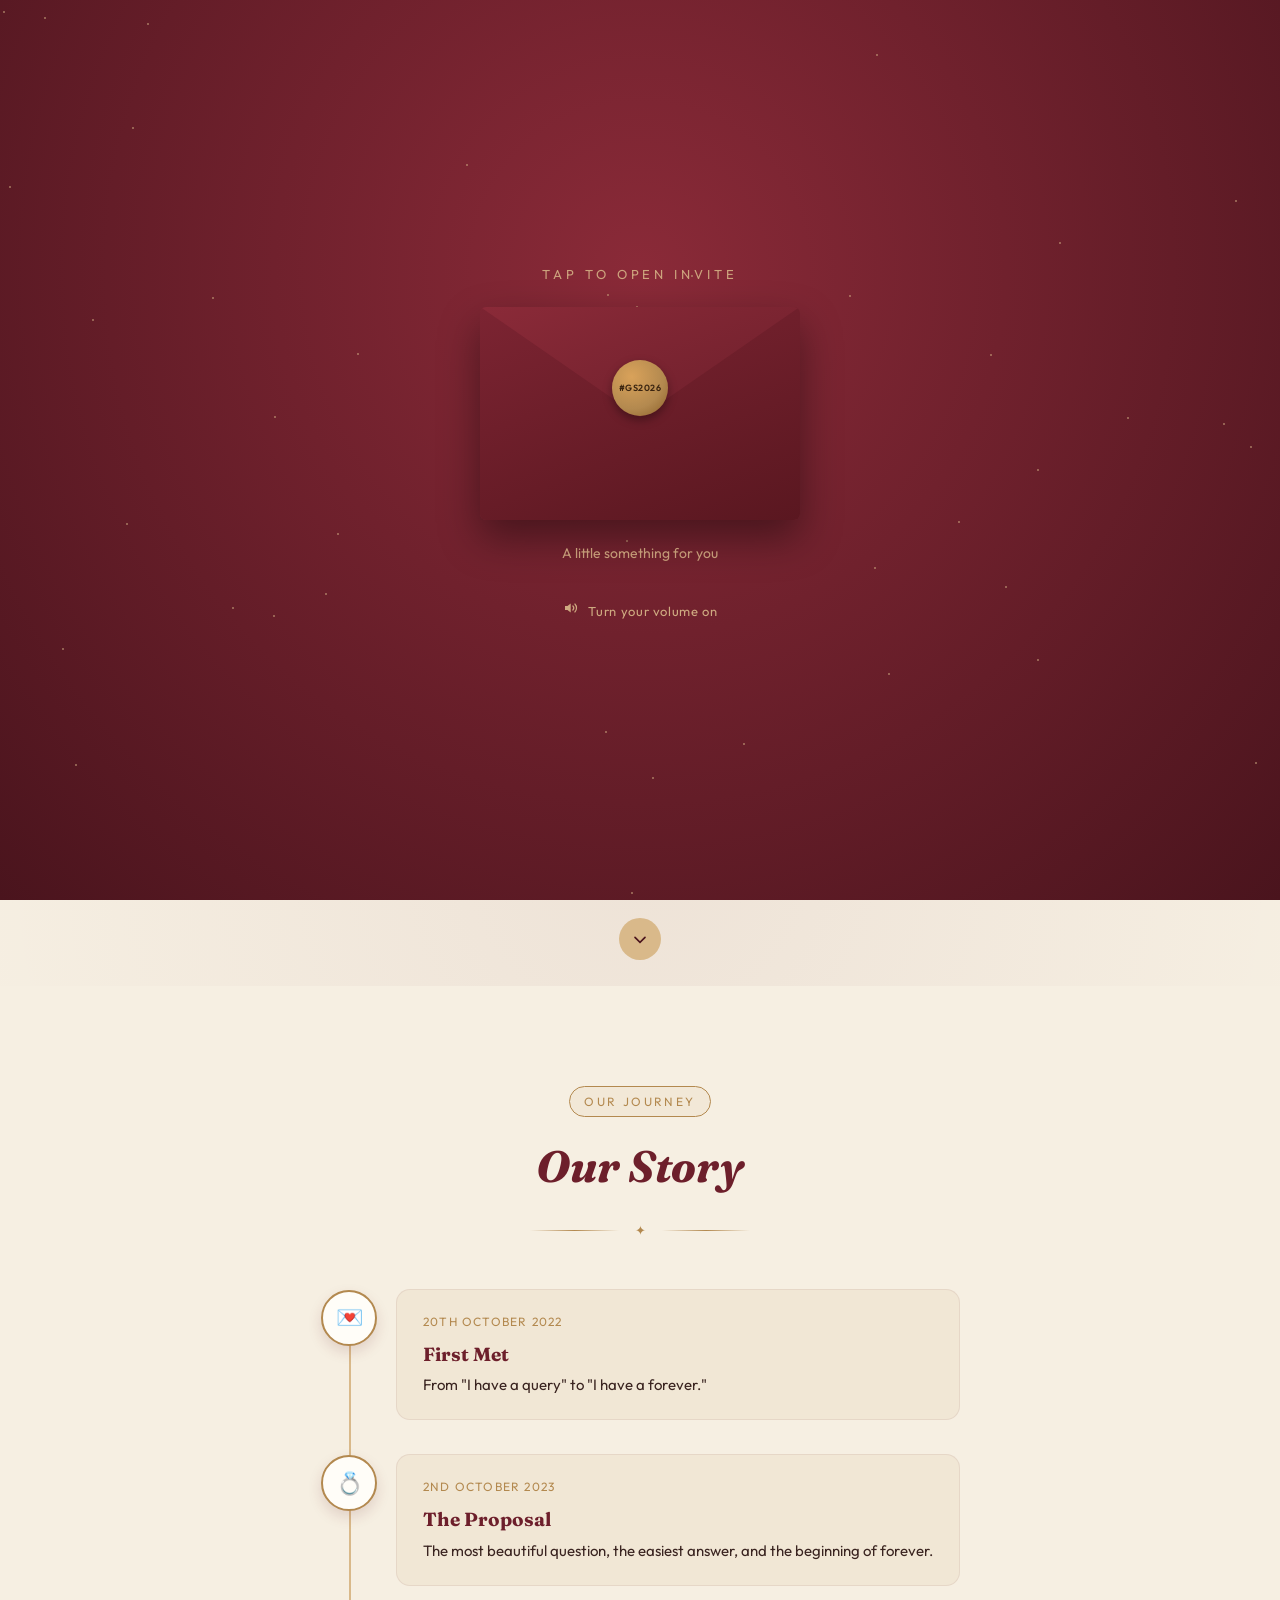
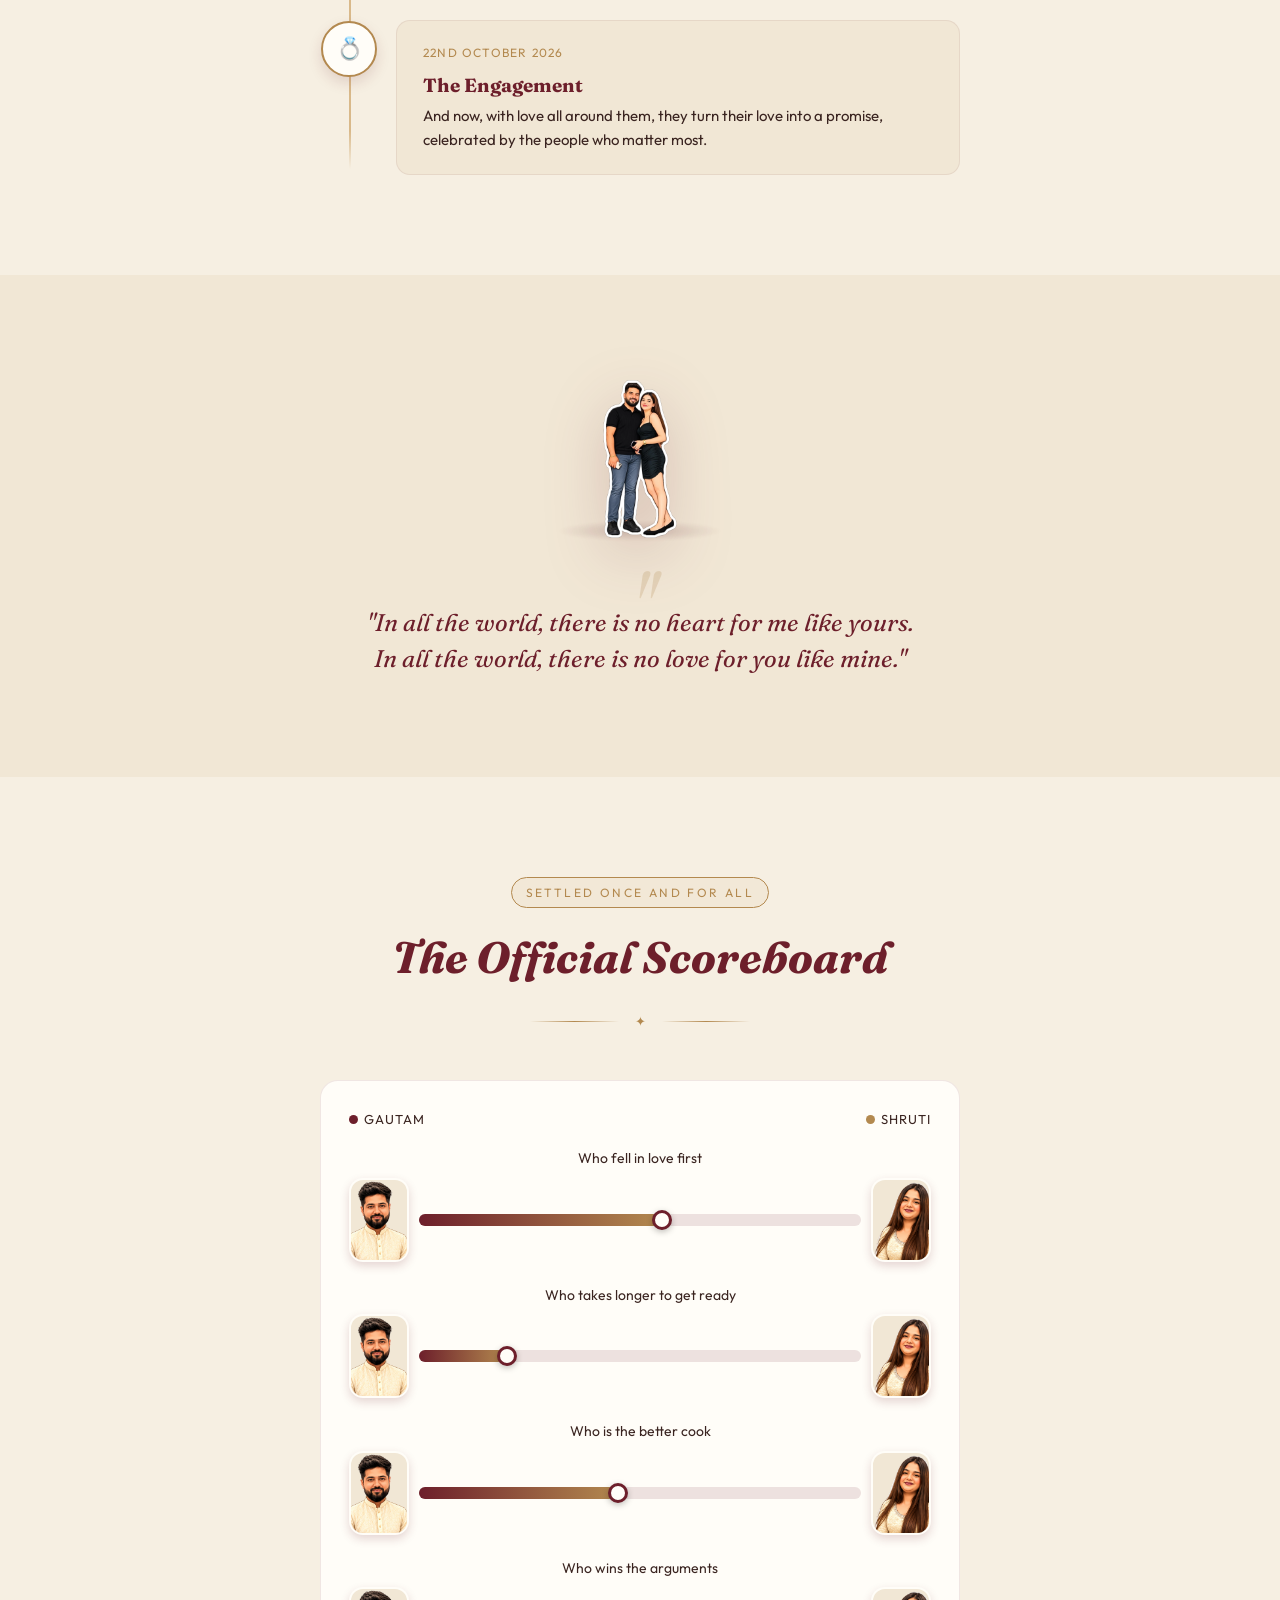
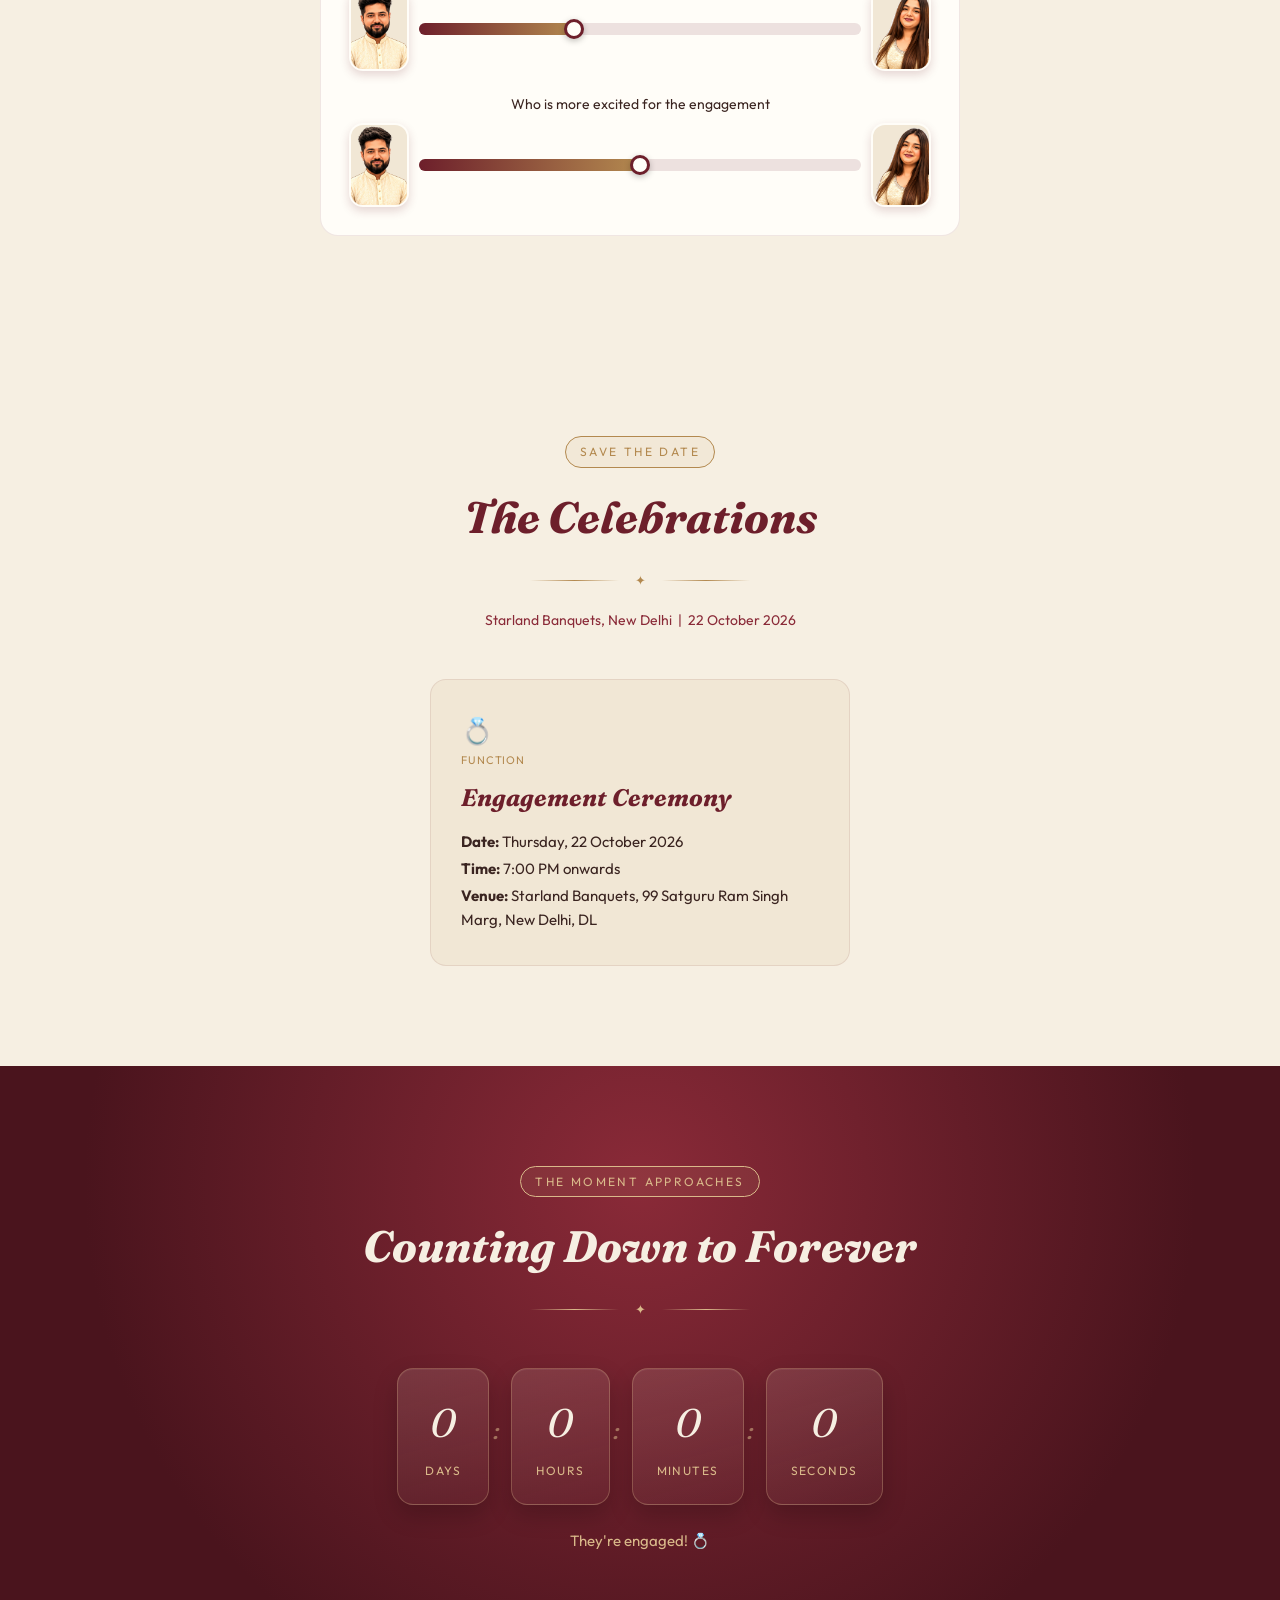
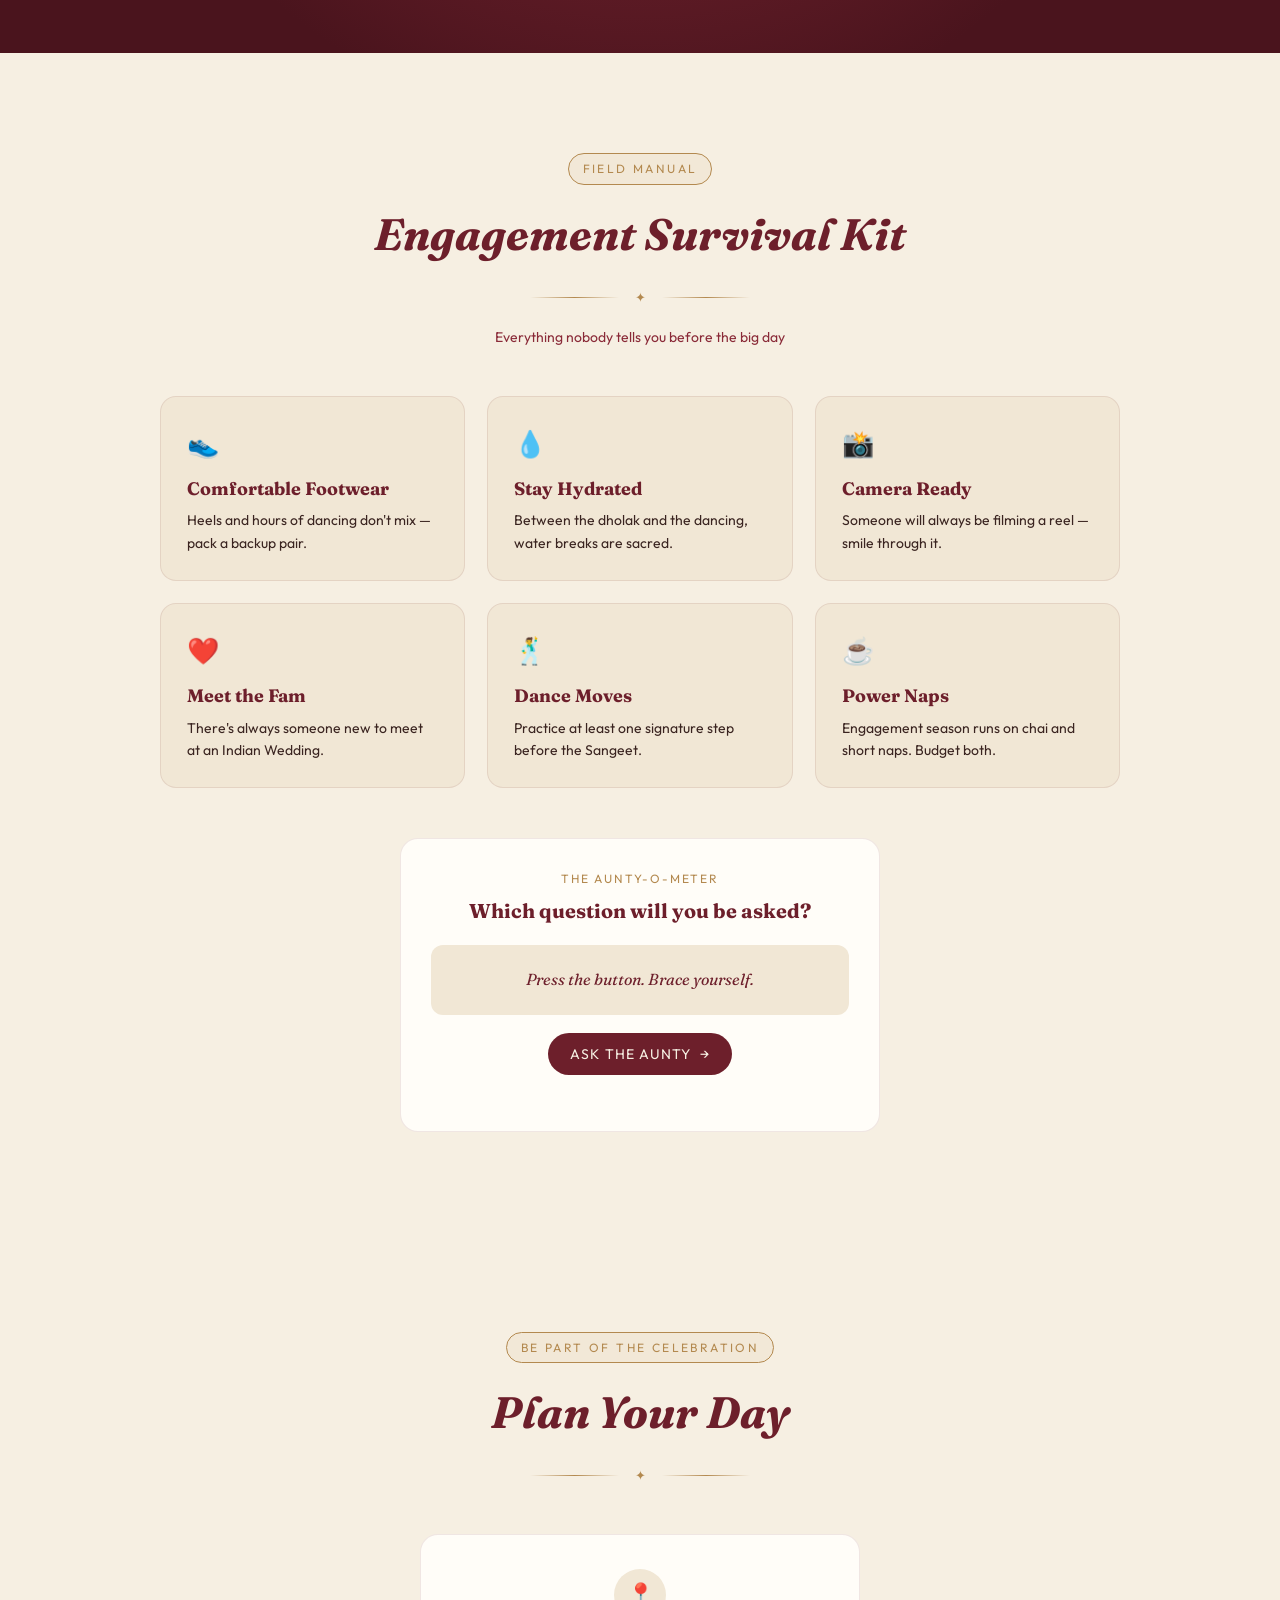
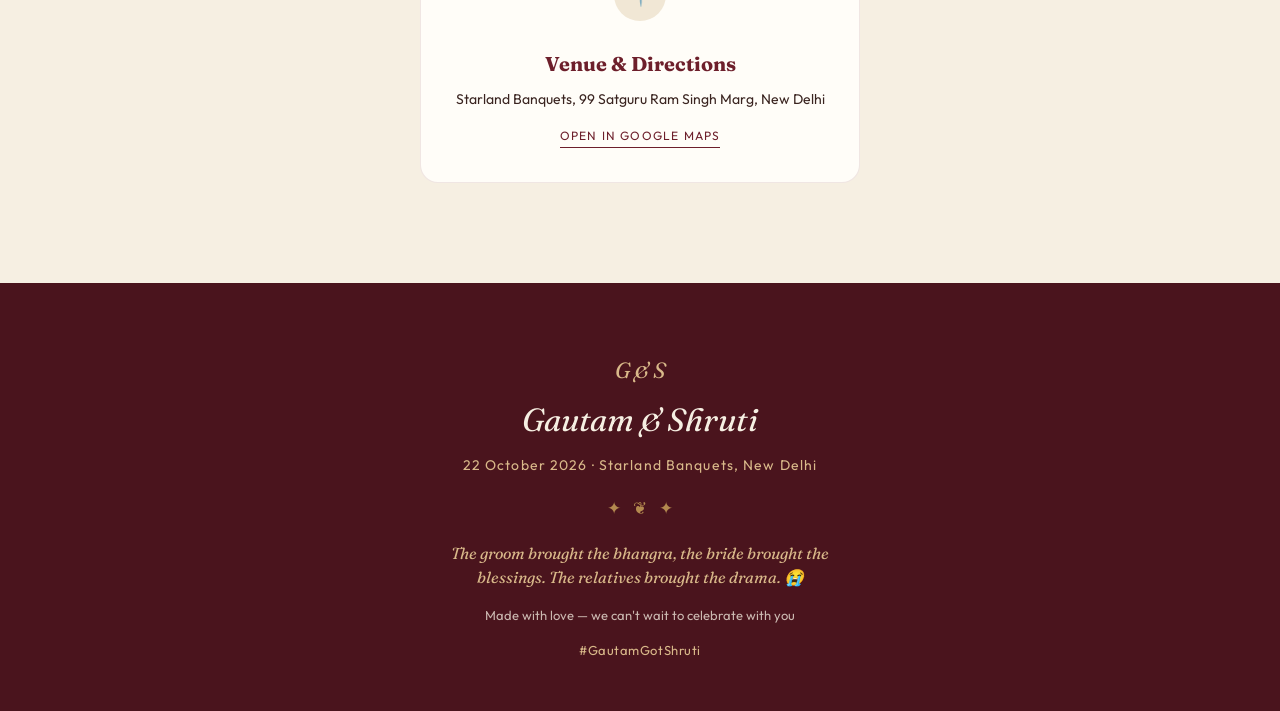
<file: index.html>
<!DOCTYPE html>
<html lang="en">
<head>
<meta charset="UTF-8">
<meta name="viewport" content="width=device-width, initial-scale=1.0, viewport-fit=cover">
<title>Gautam & Shruti · We're Getting Engaged</title>
<meta name="description" content="Gautam & Shruti are getting engaged! Join us at Starland Banquets, New Delhi — 22 October 2026.">
<meta name="theme-color" content="#6d1f2b">
<link rel="icon" href="data:image/svg+xml,<svg xmlns='http://www.w3.org/2000/svg' viewBox='0 0 100 100'><text y='.9em' font-size='90'>💍</text></svg>">

<link rel="preconnect" href="https://fonts.googleapis.com">
<link rel="preconnect" href="https://fonts.gstatic.com" crossorigin>
<link href="https://fonts.googleapis.com/css2?family=Fraunces:ital,opsz,wght@0,9..144,300;0,9..144,400;0,9..144,500;0,9..144,600;1,9..144,300;1,9..144,400;1,9..144,500&family=Outfit:wght@300;400;500;600&display=swap" rel="stylesheet">
<link rel="stylesheet" href="styles.css">
</head>
<body>

<!-- ============ WAX-SEAL ENVELOPE (welcome screen) ============ -->
<div id="envelope-screen" class="visible">
  <div class="env-stars" id="env-stars"></div>
  <div class="env-hint-top">Tap to Open Invite</div>

  <div class="envelope" id="envelope" role="button" tabindex="0" aria-label="Open the invitation">
    <div class="env-letter">
      <div class="env-letter-inner">
        <div class="env-letter-overline">Together with their families</div>
        <div class="env-letter-body">we joyfully request your presence at the engagement of</div>
        <div class="env-letter-names">Gautam &amp; Shruti</div>
        <div class="env-letter-meta">22 October 2026 · New Delhi</div>
        <div class="env-letter-extra">
          <span class="env-letter-rule">✦</span>
          <span class="env-letter-venue">Starland Banquets, New Delhi</span>
          <span class="env-letter-line">Save the Date · The Engagement</span>
        </div>
      </div>
      <span class="env-letter-crease" aria-hidden="true"></span>
    </div>
    <div class="env-back"></div>
    <div class="env-flap" id="env-flap"></div>
    <div class="env-seal" id="env-seal"><span>#GS2026</span></div>
  </div>

  <div class="env-hint" id="env-hint">A little something for you</div>

  <p class="env-volume" id="env-volume">
    <span class="env-volume-icon" aria-hidden="true">
      <svg viewBox="0 0 24 24">
        <path class="spk" d="M4 9.4h3.3L11.6 5.9v12.2L7.3 14.6H4z"/>
        <path class="wave wave-1" d="M14.5 9.3a4 4 0 0 1 0 5.4"/>
        <path class="wave wave-2" d="M17.2 6.7a7.7 7.7 0 0 1 0 10.6"/>
      </svg>
    </span>
    <span>Turn your volume on</span>
  </p>
</div>

<!-- ============ BACKGROUND MUSIC ============ -->
<!-- EDIT: drop your track at audio/bgm.mp3 (or .webm) — the button hides itself if it's missing -->
<audio id="bgm" loop preload="none">
  <source src="audio/bgm.webm" type="audio/webm; codecs=opus">
  <source src="audio/bgm.mp3" type="audio/mpeg">
</audio>
<button class="music-toggle" id="music-toggle" hidden aria-pressed="false" aria-label="Toggle music">
  <span class="music-icon" id="music-icon">♪</span>
</button>

<!-- foil shimmer wipe between envelope and invitation -->
<div class="foil-wipe" id="foil-wipe" aria-hidden="true">
  <ul class="wipe-list" id="wipe-list"></ul>
  <div class="wipe-progress"><span></span></div>
</div>

<!-- ============ NAV ============ -->
<header class="site-nav" id="site-nav">
  <div class="nav-brand">
    <a href="#hero" class="nav-monogram">G &amp; S</a>
    <span class="nav-hashtag">#GautamGotShruti</span>
  </div>
  <nav class="nav-links">
    <a href="#story">Our Story</a>
    <a href="#events">Celebrations</a>
    <a href="#plan">Plan</a>
  </nav>
</header>


<!-- ============ HERO ============ -->
<section class="hero" id="hero">
  <div class="hero-parallax">
    <div class="layer venue" data-depth="0.12"></div>
    <div class="layer scrim" data-depth="0"></div>
    <div class="layer sun" data-depth="0.25"></div>
    <div class="layer haze" data-depth="0.4"></div>
  </div>
  <div class="petals-layer" id="hero-petals"></div>
  <div class="hero-content">
    <div class="hero-overline">The Engagement Celebration of</div>
    <div class="hero-names">
      Gautam <span class="amp">&amp;</span> Shruti
    </div>
    <div class="hero-date">Thursday, 22 October 2026</div>
    <div class="hero-venue">Starland Banquets · New Delhi</div>
    <div class="hero-characters">
      <img class="hero-char couple" src="character_images/couple_together.webp" alt="Gautam & Shruti">
    </div>
  </div>
  <a class="scroll-hint" href="#story" aria-label="Scroll to explore">
    <svg viewBox="0 0 24 24" aria-hidden="true">
      <path d="M6 10l6 6 6-6" />
    </svg>
  </a>
</section>

<!-- ============ OUR STORY ============ -->
<section class="story-section" id="story">
  <div class="section-header" data-reveal>
    <div class="section-badge">Our Journey</div>
    <h2 class="section-title">Our Story</h2>
    <div class="section-rule"><span class="rule-line"></span><span class="rule-star">✦</span><span class="rule-line"></span></div>
  </div>
  <div class="storyboard" id="storyboard"></div>
</section>

<!-- ============ COUPLE QUOTE ============ -->
<section class="couple-scene">
  <div class="couple-film" data-reveal>
    <img class="couple-photo couple" src="character_images/couple_together.webp" alt="Gautam & Shruti">
    <div class="couple-sparkles" id="couple-sparkles"></div>
  </div>
  <blockquote class="couple-quote" data-reveal>
    "In all the world, there is no heart for me like yours.<br>
    In all the world, there is no love for you like mine."
  </blockquote>
</section>

<!-- ============ THE SCOREBOARD ============ -->
<section class="scoreboard-section" id="scoreboard">
  <div class="section-header" data-reveal>
    <div class="section-badge">Settled Once and For All</div>
    <h2 class="section-title">The Official Scoreboard</h2>
    <div class="section-rule"><span class="rule-line"></span><span class="rule-star">✦</span><span class="rule-line"></span></div>
  </div>
  <div class="score-card tilt" data-reveal>
    <div class="score-legend">
      <span class="score-who score-him"><i></i>Gautam</span>
      <span class="score-who score-her"><i></i>Shruti</span>
    </div>
    <div class="score-rows" id="score-rows"></div>
  </div>
</section>

<!-- ============ CELEBRATIONS / EVENTS ============ -->
<section class="events-section" id="events">
  <div class="section-header" data-reveal>
    <div class="section-badge">Save the Date</div>
    <h2 class="section-title">The Celebrations</h2>
    <div class="section-rule"><span class="rule-line"></span><span class="rule-star">✦</span><span class="rule-line"></span></div>
    <div class="section-sub">Starland Banquets, New Delhi &nbsp;|&nbsp; 22 October 2026</div>
  </div>
  <div class="events-board" id="events-board"></div>
</section>

<!-- ============ COUNTDOWN ============ -->
<section class="countdown-section">
  <div class="section-header" data-reveal>
    <div class="section-badge light">The Moment Approaches</div>
    <h2 class="section-title light">Counting Down to Forever</h2>
    <div class="section-rule light"><span class="rule-line"></span><span class="rule-star">✦</span><span class="rule-line"></span></div>
  </div>
  <div class="countdown-grid" id="countdown-grid">
    <div class="countdown-block">
      <span class="countdown-number" id="cd-days">---</span>
      <span class="countdown-unit">Days</span>
    </div>
    <div class="countdown-block">
      <span class="countdown-number" id="cd-hours">--</span>
      <span class="countdown-unit">Hours</span>
    </div>
    <div class="countdown-block">
      <span class="countdown-number" id="cd-mins">--</span>
      <span class="countdown-unit">Minutes</span>
    </div>
    <div class="countdown-block">
      <span class="countdown-number" id="cd-secs">--</span>
      <span class="countdown-unit">Seconds</span>
    </div>
  </div>
  <div class="countdown-msg" id="countdown-msg">until the ring goes on</div>
</section>

<!-- ============ ENGAGEMENT SURVIVAL KIT ============ -->
<section class="kit-section" id="kit">
  <div class="section-header" data-reveal>
    <div class="section-badge">Field Manual</div>
    <h2 class="section-title">Engagement Survival Kit</h2>
    <div class="section-rule"><span class="rule-line"></span><span class="rule-star">✦</span><span class="rule-line"></span></div>
    <div class="section-sub">Everything nobody tells you before the big day</div>
  </div>
  <div class="kit-grid" id="kit-grid"></div>

  <div class="aunty-card tilt" data-reveal>
    <div class="aunty-kicker">The Aunty-o-Meter</div>
    <h3>Which question will you be asked?</h3>
    <div class="aunty-screen">
      <span class="aunty-quote" id="aunty-quote">Press the button. Brace yourself.</span>
    </div>
    <button class="aunty-btn" id="aunty-btn">Ask the aunty &nbsp;→</button>
    <div class="aunty-meta" id="aunty-meta"></div>
  </div>
</section>

<!-- ============ PLAN YOUR DAYS ============ -->
<section class="plan-section" id="plan">
  <div class="section-header" data-reveal>
    <div class="section-badge">Be Part of the Celebration</div>
    <h2 class="section-title">Plan Your Day</h2>
    <div class="section-rule"><span class="rule-line"></span><span class="rule-star">✦</span><span class="rule-line"></span></div>
  </div>
  <div class="plan-grid" id="plan-grid"></div>
</section>

<!-- ============ FOOTER ============ -->
<footer class="footer">
  <div class="footer-monogram">G &amp; S</div>
  <div class="footer-names">Gautam &amp; Shruti</div>
  <div class="footer-date">22 October 2026 · Starland Banquets, New Delhi</div>
  <div class="footer-hearts">✦ &nbsp; ❦ &nbsp; ✦</div>
  <div class="footer-joke">The groom brought the bhangra, the bride brought the blessings. The relatives brought the drama. 😭</div>
  <div class="footer-subtext">Made with love — we can't wait to celebrate with you</div>
  <div class="footer-hashtag">#GautamGotShruti</div>
</footer>

<script src="script.js"></script>
</body>
</html>
</file>
<file: styles.css>
/* =====================================================
   Gautam & Shruti — Engagement Invitation
   EDIT: search "EDIT:" for the spots you'll want to touch
   ===================================================== */

:root{
  --cream:#f6efe2;
  --cream-2:#f1e7d5;
  --maroon:#6d1f2b;
  --maroon-2:#8a2a38;
  --maroon-dark:#4a141d;
  --gold:#b3894f;
  --gold-light:#d9b98a;
  --ink:#3a2420;
  --petal-1:#d98a93;
  --petal-2:#e8b4b8;
  --petal-3:#c98f57;
}

*,*::before,*::after{box-sizing:border-box;}
html{scroll-behavior:smooth;}
body{
  margin:0;
  background:var(--cream);
  color:var(--ink);
  font-family:'Outfit',sans-serif;
  font-size:17px;
  line-height:1.6;
  overflow-x:hidden;
}
h1,h2,h3{font-family:'Fraunces',serif;margin:0;}
a{color:inherit;}
img{max-width:100%;display:block;}
button{font-family:inherit;cursor:pointer;}

/* ===================== ENVELOPE SCREEN ===================== */
#envelope-screen{
  position:fixed;inset:0;z-index:1000;
  display:flex;flex-direction:column;align-items:center;justify-content:center;
  gap:22px;
  background:radial-gradient(circle at 50% 30%, var(--maroon-2), var(--maroon-dark));
  color:var(--cream);
  transition:opacity .8s ease, visibility .8s ease;
}
#envelope-screen.hidden{opacity:0;visibility:hidden;pointer-events:none;}
.env-stars{position:absolute;inset:0;pointer-events:none;overflow:hidden;}
.env-stars span{
  position:absolute;width:2px;height:2px;background:var(--gold-light);
  border-radius:50%;opacity:.6;animation:twinkle 3s ease-in-out infinite;
}
@keyframes twinkle{0%,100%{opacity:.15;}50%{opacity:.8;}}

.env-hint-top{
  font-size:13px;letter-spacing:.3em;text-transform:uppercase;
  color:var(--gold-light);opacity:.85;
}

.envelope{
  position:relative;
  width:min(320px,80vw);
  aspect-ratio:3/2;
  cursor:pointer;
  perspective:1200px;
}
.env-back{
  position:absolute;inset:0;
  background:linear-gradient(160deg,#7c2432,#5a1720);
  border-radius:6px;
  box-shadow:0 18px 40px rgba(0,0,0,.4);
}
.env-flap{
  position:absolute;top:0;left:0;right:0;height:52%;
  background:linear-gradient(160deg,#8a2a38,#6d1f2b);
  clip-path:polygon(0 0,100% 0,50% 100%);
  transform-origin:top;
  transition:transform .7s cubic-bezier(.6,-0.2,.3,1.3);
  border-radius:6px 6px 0 0;
  z-index:3;
  backface-visibility:hidden;
}
.envelope.open .env-flap{transform:rotateX(180deg);}

.env-seal{
  position:absolute;top:38%;left:50%;transform:translate(-50%,-50%);
  width:56px;height:56px;border-radius:50%;
  background:radial-gradient(circle at 35% 30%, #d9a25a, var(--gold) 60%, #8a5f28);
  display:flex;align-items:center;justify-content:center;
  font-size:9px;letter-spacing:.05em;color:#3a2410;font-weight:600;
  box-shadow:0 4px 10px rgba(0,0,0,.35);
  z-index:4;transition:transform .4s ease, opacity .4s ease;
}
.envelope.open .env-seal{transform:translate(-50%,-50%) scale(0);opacity:0;}

.env-letter{
  position:absolute;left:6%;right:6%;bottom:6%;
  height:0;
  background:var(--cream);
  color:var(--ink);
  border-radius:4px;
  overflow:hidden;
  box-shadow:0 10px 26px rgba(0,0,0,.3);
  z-index:2;
  transition:height .8s cubic-bezier(.2,.8,.2,1) .15s, top .8s cubic-bezier(.2,.8,.2,1) .15s;
}
.envelope.open .env-letter{height:120%;top:-30%;bottom:auto;}
.env-letter-inner{
  padding:22px 18px;text-align:center;
  opacity:0;transition:opacity .5s ease .5s;
}
.envelope.open .env-letter-inner{opacity:1;}
.env-letter-overline{font-size:11px;letter-spacing:.2em;text-transform:uppercase;color:var(--gold);margin-bottom:8px;}
.env-letter-body{font-size:13px;color:var(--maroon-2);margin-bottom:10px;}
.env-letter-names{font-family:'Fraunces',serif;font-style:italic;font-size:clamp(24px,6vw,32px);color:var(--maroon);}
.env-letter-meta{font-size:13px;letter-spacing:.1em;margin-top:8px;color:var(--ink);}
.env-letter-extra{
  margin-top:16px;padding-top:14px;border-top:1px dashed var(--gold);
  display:flex;flex-direction:column;gap:6px;font-size:12px;color:var(--maroon-2);
  opacity:0;transition:opacity .5s ease .9s;
}
.envelope.open .env-letter-extra{opacity:1;}
.env-letter-rule{color:var(--gold);}

.env-hint{font-size:14px;color:var(--gold-light);opacity:.8;}
.env-volume{
  display:flex;align-items:center;gap:8px;
  font-size:13px;letter-spacing:.05em;color:var(--gold-light);opacity:.9;
}
.env-volume-icon svg{width:18px;height:18px;}
.env-volume-icon .spk{fill:var(--gold-light);}
.env-volume-icon .wave{fill:none;stroke:var(--gold-light);stroke-width:1.6;stroke-linecap:round;}

/* ===================== MUSIC TOGGLE ===================== */
.music-toggle{
  position:fixed;bottom:24px;right:24px;z-index:80;
  width:52px;height:52px;border-radius:50%;
  background:var(--gold);color:var(--maroon-dark);border:none;
  font-size:20px;box-shadow:0 6px 18px rgba(0,0,0,.2);
}
.music-toggle[aria-pressed="true"] .music-icon{animation:spin 3s linear infinite;}
@keyframes spin{to{transform:rotate(360deg);}}

/* ===================== FOIL WIPE ===================== */
.foil-wipe{
  position:fixed;inset:0;z-index:900;
  background:linear-gradient(120deg,var(--gold-light),var(--gold),var(--gold-light));
  display:flex;align-items:center;justify-content:center;
  opacity:0;pointer-events:none;transition:opacity .4s ease;
}
.foil-wipe.active{opacity:1;pointer-events:all;}
.wipe-list{list-style:none;margin:0;padding:0;text-align:center;}
.wipe-list li{
  font-family:'Fraunces',serif;font-style:italic;color:var(--maroon-dark);
  font-size:22px;opacity:0;animation:fadeStep .45s ease forwards;
}
@keyframes fadeStep{to{opacity:1;}}
.wipe-progress{
  position:absolute;bottom:14%;left:50%;transform:translateX(-50%);
  width:180px;height:3px;background:rgba(74,20,29,.25);border-radius:3px;overflow:hidden;
}
.wipe-progress span{display:block;height:100%;width:0;background:var(--maroon-dark);transition:width .3s ease;}

/* ===================== NAV ===================== */
.site-nav{
  position:sticky;top:0;z-index:60;
  display:flex;align-items:center;justify-content:space-between;
  padding:16px 32px;
  background:rgba(246,239,226,.88);
  backdrop-filter:blur(8px);
  border-bottom:1px solid rgba(109,31,43,.12);
}
.nav-brand{display:flex;flex-direction:column;gap:2px;}
.nav-monogram{
  font-family:'Fraunces',serif;font-style:italic;font-weight:600;font-size:22px;
  color:var(--maroon);text-decoration:none;
}
.nav-hashtag{
  font-size:10px;letter-spacing:.04em;color:var(--gold);
  white-space:nowrap;
}
.nav-links{display:flex;gap:28px;}
.nav-links a{
  text-decoration:none;font-size:13px;letter-spacing:.1em;text-transform:uppercase;
  border-bottom:1px solid transparent;padding-bottom:3px;transition:border-color .2s,color .2s;
}
.nav-links a:hover{color:var(--maroon);border-color:var(--maroon);}
@media(max-width:760px){.nav-links{display:none;}}

/* ===================== HERO ===================== */
.hero{
  position:relative;min-height:100vh;
  display:flex;flex-direction:column;align-items:center;justify-content:center;
  text-align:center;overflow:hidden;padding:100px 20px 60px;
}
.hero-parallax{position:absolute;inset:0;z-index:0;}
.layer{position:absolute;inset:0;}
.layer.scrim{background:linear-gradient(180deg,rgba(246,239,226,.3),var(--cream) 92%);}
.layer.sun{background:radial-gradient(circle at 50% 15%, rgba(217,185,138,.5), transparent 60%);}
.layer.haze{background:radial-gradient(circle at 50% 85%, rgba(109,31,43,.06), transparent 70%);}
.layer.venue{background:radial-gradient(circle, var(--gold-light) 1.4px, transparent 1.5px);background-size:26px 38px;opacity:.3;}

.petals-layer{position:absolute;inset:0;pointer-events:none;overflow:hidden;z-index:1;}
.petal{position:absolute;top:-5%;border-radius:60% 0 60% 0;animation:fall linear infinite;}
@keyframes fall{0%{transform:translateY(0) rotate(0deg);}100%{transform:translateY(110vh) rotate(360deg);}}

.hero-content{position:relative;z-index:2;max-width:760px;}
.hero-overline{font-size:13px;letter-spacing:.35em;text-transform:uppercase;color:var(--maroon-2);margin-bottom:16px;}
.hero-names{font-family:'Fraunces',serif;font-style:italic;font-size:clamp(46px,9vw,84px);color:var(--maroon);line-height:1.1;}
.hero-names .amp{color:var(--gold);padding:0 10px;}
.hero-date{margin-top:22px;font-size:21px;letter-spacing:.08em;}
.hero-venue{margin-top:6px;font-size:14px;letter-spacing:.28em;text-transform:uppercase;color:var(--maroon-2);}

.hero-characters{position:relative;margin-top:32px;display:flex;justify-content:center;align-items:flex-end;}
.hero-characters::after{
  content:'';position:absolute;bottom:2px;left:50%;transform:translateX(-50%);
  width:58%;height:20px;border-radius:50%;
  background:radial-gradient(ellipse, rgba(74,20,29,.22), transparent 72%);
  z-index:0;filter:blur(1px);
}
.hero-char{position:relative;z-index:1;}

.char-bubble{
  position:absolute;bottom:calc(100% + 14px);left:50%;
  transform:translate(-50%,6px) scale(.92);
  width:210px;text-align:center;white-space:normal;
  background:var(--maroon-dark);color:var(--cream);font-size:13px;line-height:1.4;
  padding:9px 14px;border-radius:12px;
  opacity:0;pointer-events:none;transition:opacity .25s ease, transform .25s ease;
  z-index:6;box-shadow:0 10px 22px rgba(0,0,0,.25);
}
.char-bubble::after{
  content:'';position:absolute;top:100%;left:50%;transform:translateX(-50%);
  border:6px solid transparent;border-top-color:var(--maroon-dark);
}
.char-bubble.show{opacity:1;transform:translate(-50%,0) scale(1);}
.hero-char{
  max-width:190px;width:42%;height:auto;
  filter:drop-shadow(0 16px 26px rgba(109,31,43,.25));
  cursor:pointer;transition:transform .25s ease;
}
.hero-char.groom{margin-right:-16px;}
.hero-char.bride{margin-left:-16px;}
.hero-char.couple{max-width:280px;width:60%;}
.hero-char:hover{transform:translateY(-4px) scale(1.02);}

.scroll-hint{
  position:absolute;bottom:26px;left:50%;transform:translateX(-50%);
  width:42px;height:42px;border-radius:50%;background:var(--gold-light);
  display:flex;align-items:center;justify-content:center;z-index:2;
  animation:bob 2.2s ease-in-out infinite;
}
.scroll-hint svg{width:20px;height:20px;stroke:var(--maroon-dark);fill:none;stroke-width:2;stroke-linecap:round;}
@keyframes bob{0%,100%{transform:translateX(-50%) translateY(0);}50%{transform:translateX(-50%) translateY(8px);}}

/* ===================== SECTION HEADER (shared) ===================== */
section{padding:100px 20px;}
.section-header{text-align:center;max-width:640px;margin:0 auto 48px;}
.section-badge{
  display:inline-block;font-size:12px;letter-spacing:.2em;text-transform:uppercase;
  color:var(--gold);border:1px solid var(--gold);background:rgba(179,137,79,.07);
  padding:5px 14px;border-radius:999px;margin-bottom:14px;
}
.section-badge.light{color:var(--gold-light);border-color:var(--gold-light);background:rgba(217,185,138,.08);}
.section-title{font-style:italic;font-size:clamp(30px,5vw,44px);color:var(--maroon);}
.section-title.light{color:var(--cream);}
.section-rule{
  display:flex;align-items:center;justify-content:center;gap:16px;
  max-width:220px;margin:18px auto;color:var(--gold);font-size:13px;
}
.rule-line{flex:1;height:1px;background:linear-gradient(90deg,transparent,var(--gold),transparent);}
.section-rule.light .rule-line{background:linear-gradient(90deg,transparent,var(--gold-light),transparent);}
.section-rule.light{color:var(--gold-light);}
.section-sub{font-size:14px;color:var(--maroon-2);margin-top:6px;}

[data-reveal]{opacity:0;transform:translateY(24px);transition:opacity .7s ease,transform .7s ease;}
[data-reveal].in-view{opacity:1;transform:none;}

/* ===================== OUR STORY ===================== */
.storyboard{
  position:relative;max-width:640px;margin:0 auto;
  display:flex;flex-direction:column;gap:34px;padding-left:76px;
}
.storyboard::before{
  content:'';position:absolute;left:29px;top:6px;bottom:6px;width:2px;
  background:linear-gradient(180deg,transparent,var(--gold-light) 8%,var(--gold-light) 92%,transparent);
}
.story-chapter{
  position:relative;
  background:var(--cream-2);border-radius:14px;padding:22px 26px;
  border:1px solid rgba(109,31,43,.08);
  transition:transform .25s ease, box-shadow .25s ease;
}
.story-chapter:hover{transform:translateY(-3px);box-shadow:0 14px 28px rgba(109,31,43,.12);}
.story-chapter .icon{
  position:absolute;left:-76px;top:0;width:56px;height:56px;border-radius:50%;
  background:#fffdf8;border:2px solid var(--gold);
  display:flex;align-items:center;justify-content:center;font-size:22px;
  box-shadow:0 6px 14px rgba(109,31,43,.15);
}
.story-chapter h3{font-size:19px;color:var(--maroon);margin-bottom:4px;}
.story-chapter .story-meta{font-size:12px;letter-spacing:.1em;text-transform:uppercase;color:var(--gold);margin-bottom:8px;}
.story-chapter p{margin:0;font-size:15px;color:var(--ink);}
@media(max-width:560px){
  .storyboard{padding-left:56px;gap:28px;}
  .storyboard::before{left:21px;}
  .story-chapter .icon{left:-56px;width:42px;height:42px;font-size:17px;}
}

/* ===================== COUPLE SCENE ===================== */
.couple-scene{
  background:var(--cream-2);
  display:flex;flex-direction:column;align-items:center;text-align:center;gap:28px;
}
.couple-film{position:relative;max-width:360px;margin:0 auto;display:flex;justify-content:center;align-items:flex-end;}
.couple-film::after{
  content:'';position:absolute;bottom:2px;left:50%;transform:translateX(-50%);
  width:58%;height:20px;border-radius:50%;
  background:radial-gradient(ellipse, rgba(74,20,29,.2), transparent 72%);
  z-index:0;filter:blur(1px);
}
.couple-photo{
  position:relative;z-index:1;
  max-width:190px;width:48%;height:auto;
  filter:drop-shadow(0 18px 30px rgba(109,31,43,.2));cursor:pointer;
}
.couple-photo.groom{margin-right:-14px;}
.couple-photo.bride{margin-left:-14px;}
.couple-photo.couple{max-width:280px;width:60%;}
.couple-quote{
  position:relative;max-width:560px;margin:0;padding-top:34px;font-family:'Fraunces',serif;font-style:italic;
  font-size:clamp(18px,3vw,24px);color:var(--maroon);line-height:1.5;
}
.couple-quote::before{
  content:'"';position:absolute;top:-6px;left:50%;transform:translateX(-50%);
  font-family:'Fraunces',serif;font-size:84px;color:var(--gold);opacity:.22;
  line-height:1;pointer-events:none;
}

/* ===================== SCOREBOARD ===================== */
.score-card{max-width:640px;margin:0 auto;background:#fffdf8;border-radius:18px;padding:28px;border:1px solid rgba(109,31,43,.1);}
.score-legend{display:flex;justify-content:space-between;margin-bottom:18px;font-size:13px;letter-spacing:.08em;text-transform:uppercase;}
.score-who{display:flex;align-items:center;gap:6px;}
.score-who i{width:9px;height:9px;border-radius:50%;display:inline-block;}
.score-him i{background:var(--maroon);}
.score-her i{background:var(--gold);}
.score-rows{display:flex;flex-direction:column;gap:22px;}
.score-row{display:flex;flex-direction:column;gap:8px;}
.score-row-label{font-size:14px;color:var(--ink);text-align:center;}

.tug-bar{display:flex;align-items:center;gap:10px;}
.tug-avatar-wrap{position:relative;flex:none;}
.tug-avatar{
  position:relative;width:60px;height:84px;border-radius:14px;overflow:hidden;
  border:2px solid #fffdf8;box-shadow:0 4px 10px rgba(109,31,43,.18);background:var(--cream-2);
}
.tug-avatar img{position:absolute;top:0;left:0;width:154px;height:231px;max-width:none;}
.tug-groom img{transform:translate(-45px,0);}
.tug-bride img{transform:translate(-45px,0);}
.tug-track{
  position:relative;flex:1;height:12px;border-radius:999px;background:rgba(109,31,43,.12);
  cursor:grab;touch-action:none;
}
.tug-track:active{cursor:grabbing;}
.tug-fill{position:absolute;top:0;bottom:0;left:0;background:linear-gradient(90deg,var(--maroon),var(--gold));border-radius:999px;}
.tug-handle{
  position:absolute;top:50%;width:20px;height:20px;border-radius:50%;
  background:#fffdf8;border:3px solid var(--maroon);
  transform:translate(-50%,-50%);box-shadow:0 2px 6px rgba(0,0,0,.25);pointer-events:none;
}
.tug-bubble{
  position:absolute;bottom:calc(100% + 8px);left:50%;
  transform:translateX(-50%) translateY(4px) scale(.9);
  background:var(--maroon-dark);color:var(--cream);font-size:12px;white-space:nowrap;
  padding:6px 10px;border-radius:10px;opacity:0;pointer-events:none;
  transition:opacity .2s ease, transform .2s ease;z-index:5;
}
.tug-bubble::after{
  content:'';position:absolute;top:100%;left:50%;transform:translateX(-50%);
  border:5px solid transparent;border-top-color:var(--maroon-dark);
}
.tug-bubble.show{opacity:1;transform:translateX(-50%) translateY(0) scale(1);}
.tug-hint{text-align:center;font-size:12px;color:var(--maroon-2);margin-top:2px;}
@media(max-width:520px){
  .tug-avatar{width:46px;height:64px;}
  .tug-avatar img{width:118px;height:177px;}
  .tug-groom img{transform:translate(-35px,0);}
  .tug-bride img{transform:translate(-35px,0);}
}

/* ===================== EVENTS ===================== */
.events-board{display:flex;justify-content:center;gap:24px;max-width:900px;margin:0 auto;}
.events-board .event-card{max-width:420px;width:100%;}
.event-card{
  background:var(--cream-2);border-radius:16px;padding:30px;border:1px solid rgba(109,31,43,.1);
  transition:transform .25s ease, box-shadow .25s ease;
}
.event-card:hover{transform:translateY(-4px);box-shadow:0 16px 32px rgba(109,31,43,.12);}
.event-card .icon{font-size:26px;}
.event-card h3{font-style:italic;font-size:24px;color:var(--maroon);margin:10px 0 12px;}
.event-card p{margin:3px 0;font-size:15px;}
.event-card .label{color:var(--gold);letter-spacing:.08em;text-transform:uppercase;font-size:11px;}

/* ===================== COUNTDOWN ===================== */
.countdown-section{
  background:radial-gradient(circle at 50% 20%, var(--maroon-2), var(--maroon-dark) 70%);
  color:var(--cream);text-align:center;
}
.countdown-grid{display:flex;justify-content:center;align-items:center;gap:22px;flex-wrap:wrap;}
.countdown-block{
  position:relative;
  background:linear-gradient(165deg, rgba(246,239,226,.12), rgba(246,239,226,.03));
  border:1px solid rgba(217,185,138,.3);
  border-radius:16px;padding:22px 24px;min-width:92px;
  box-shadow:0 10px 24px rgba(0,0,0,.2), inset 0 1px 0 rgba(255,255,255,.06);
}
.countdown-block + .countdown-block::before{
  content:':';position:absolute;left:-16px;top:50%;transform:translate(-50%,-65%);
  font-family:'Fraunces',serif;font-style:italic;font-size:26px;color:var(--gold-light);opacity:.55;
}
.countdown-number{display:block;font-family:'Fraunces',serif;font-style:italic;font-size:40px;font-variant-numeric:tabular-nums;}
.countdown-unit{font-size:12px;letter-spacing:.12em;text-transform:uppercase;color:var(--gold-light);}
.countdown-msg{margin-top:24px;font-size:15px;color:var(--gold-light);}
@media(max-width:480px){
  .countdown-grid{gap:16px;}
  .countdown-block{min-width:74px;padding:18px 16px;}
  .countdown-number{font-size:32px;}
  .countdown-block + .countdown-block::before{left:-12px;font-size:22px;}
}

/* ===================== KIT / AUNTY ===================== */
.kit-grid{display:grid;grid-template-columns:repeat(3,1fr);gap:22px;max-width:960px;margin:0 auto 50px;}
.kit-card{
  background:var(--cream-2);border-radius:16px;padding:26px;border:1px solid rgba(109,31,43,.1);
  transition:transform .25s ease, box-shadow .25s ease;
}
.kit-card:hover{transform:translateY(-4px);box-shadow:0 16px 32px rgba(109,31,43,.12);}
.kit-card .icon{font-size:26px;margin-bottom:10px;}
.kit-card h3{font-size:18px;color:var(--maroon);margin-bottom:6px;}
.kit-card p{font-size:14px;margin:0;}

.aunty-card{max-width:480px;margin:0 auto;text-align:center;background:#fffdf8;border-radius:18px;padding:30px;border:1px solid rgba(109,31,43,.1);}
.aunty-kicker{font-size:12px;letter-spacing:.15em;text-transform:uppercase;color:var(--gold);}
.aunty-card h3{font-size:20px;color:var(--maroon);margin:6px 0 18px;}
.aunty-screen{background:var(--cream-2);border-radius:12px;padding:20px;min-height:70px;display:flex;align-items:center;justify-content:center;margin-bottom:18px;}
.aunty-quote{font-family:'Fraunces',serif;font-style:italic;font-size:16px;color:var(--maroon);}
.aunty-btn{
  background:var(--maroon);color:var(--cream);border:none;padding:12px 22px;border-radius:999px;
  font-size:14px;letter-spacing:.08em;text-transform:uppercase;
  transition:background .2s ease, transform .2s ease, box-shadow .2s ease;
}
.aunty-btn:hover{background:var(--maroon-2);transform:translateY(-2px);box-shadow:0 8px 18px rgba(109,31,43,.25);}
.aunty-meta{margin-top:10px;font-size:12px;color:var(--maroon-2);min-height:16px;}

/* ===================== PLAN ===================== */
.plan-grid{display:flex;justify-content:center;gap:22px;max-width:960px;margin:0 auto;}
.plan-card{
  background:#fffdf8;border-radius:18px;padding:34px 30px;text-align:center;
  border:1px solid rgba(109,31,43,.1);max-width:440px;width:100%;
  transition:transform .25s ease, box-shadow .25s ease;
}
.plan-card:hover{transform:translateY(-4px);box-shadow:0 16px 32px rgba(109,31,43,.12);}
.plan-icon{
  width:52px;height:52px;border-radius:50%;margin:0 auto 16px;
  background:var(--cream-2);display:flex;align-items:center;justify-content:center;font-size:22px;
}
.plan-card h4{font-family:'Fraunces',serif;font-size:20px;color:var(--maroon);margin-bottom:8px;}
.plan-card p{font-size:14px;margin:0;color:var(--ink);}
.plan-link{
  display:inline-block;margin-top:16px;font-size:12px;letter-spacing:.1em;text-transform:uppercase;
  color:var(--maroon);text-decoration:none;border-bottom:1px solid var(--maroon);padding-bottom:2px;
}
.plan-link:hover{color:var(--maroon-2);border-color:var(--maroon-2);}

/* ===================== FOOTER ===================== */
.footer{text-align:center;padding:70px 20px 50px;background:var(--maroon-dark);color:var(--cream);}
.footer-monogram{font-family:'Fraunces',serif;font-style:italic;font-size:22px;color:var(--gold-light);margin-bottom:6px;}
.footer-names{font-family:'Fraunces',serif;font-style:italic;font-size:32px;margin-bottom:8px;}
.footer-date{font-size:14px;letter-spacing:.08em;color:var(--gold-light);}
.footer-hearts{margin-top:18px;color:var(--gold);}
.footer-joke{
  margin-top:20px;max-width:420px;margin-left:auto;margin-right:auto;
  font-family:'Fraunces',serif;font-style:italic;font-size:16px;
  color:var(--gold-light);line-height:1.5;
}
.footer-subtext{margin-top:16px;font-size:13px;opacity:.75;}
.footer-hashtag{margin-top:14px;font-size:13px;letter-spacing:.04em;color:var(--gold-light);}

/* ===================== RESPONSIVE ===================== */
@media(max-width:820px){
  .kit-grid{grid-template-columns:1fr;}
  section{padding:70px 16px;}
}
</file>
